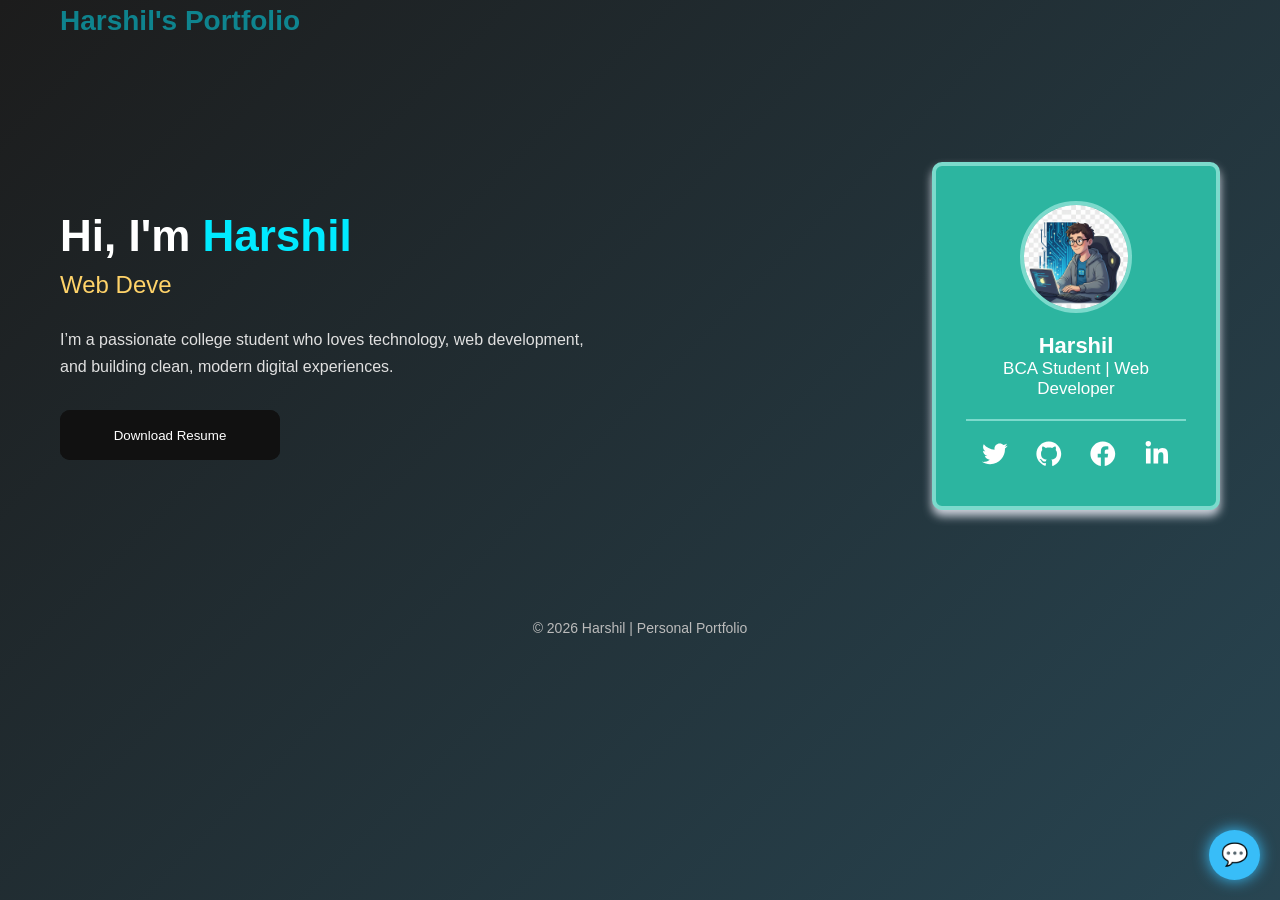
<file: index.html>
﻿<!DOCTYPE html>
<html lang="en">
<head>
<link rel="icon" type="image/png" href="1.png">
<meta charset="UTF-8">
<title>Harshil | Portfolio</title>
<meta name="viewport" content="width=device-width, initial-scale=1.0"> 
<link rel="stylesheet" href="index.css">
</head>

<body>

<nav>
    <h1>Harshil's Portfolio</h1>
    <ul>
        <li><a href="index.html">Home</a></li>
        <li><a href="about.html">About</a></li>
        <li><a href="skills.html">Skills</a></li>
        <li><a href="projects.html">Projects</a></li>
        <li><a href="education.html">Education</a></li>
        <li><a href="contact.html">Contact</a></li>
    </ul>
    
</nav>

<section class="home">
    <div class="home-text">
        <h2>Hi, I'm <span>Harshil</span></h2>
        <div class="typing" id="typing"></div>
        <p>
            I’m a passionate college student who loves technology, web development,
            and building clean, modern digital experiences.
        </p>
        <a href="resume.html">
            <button class="glow-on-hover" type="button">
                Download Resume
            </button>
        </a>
        
    </div>

    <div class="card-client">

        <div class="user-picture">
          <img src="Gemini_Generated_Image_pmnrb9pmnrb9pmnr.png" alt="Profile">
        </div>
      
        <p class="name-client">
          Harshil
          <span>BCA Student | Web Developer</span>
        </p>
      
        <div class="social-media">
      
          <!-- Twitter -->
          <a href="#">
            <svg viewBox="0 0 512 512">
              <path d="M459.4 151.7c.3 4.5.3 9 .3 13.6 0 138.7-105.6 298.6-298.6 298.6-59.5 0-114.7-17.2-161.1-47.1 8.4 1 16.6 1.3 25.3 1.3 49.1 0 94.2-16.6 130.3-44.8-46.1-1-84.8-31.2-98.1-72.8 6.5 1 13 1.6 19.8 1.6 9.4 0 18.8-1.3 27.6-3.6-48.1-9.7-84.1-52-84.1-103v-1.3c14 7.8 30.2 12.7 47.4 13.3-28.3-18.8-46.8-51-46.8-87.4 0-19.5 5.2-37.4 14.3-53 51.7 63.7 129.3 105.3 216.4 109.8-1.6-7.8-2.6-15.9-2.6-24 0-57.8 46.8-104.9 104.9-104.9 30.2 0 57.5 12.7 76.7 33.1 23.7-4.5 46.5-13.3 66.6-25.3-7.8 24.4-24.4 44.8-46.1 57.8 21.1-2.3 41.6-8.1 60.4-16.2-14.3 20.8-32.2 39.3-52.6 54.3z"/>
            </svg>
            <span class="tooltip-social">Twitter</span>
          </a>
      
          <!-- GitHub -->
          <a href="#">
            <svg viewBox="0 0 496 512">
              <path d="M248 8C111 8 0 119 0 256c0 110.8 71.9 204.8 171.5 238.1 12.5 2.3 17.1-5.2 17.1-11.7v-41.1c-69.7 15.2-84.4-29.9-84.4-29.9-11.4-29.1-27.9-36.9-27.9-36.9-22.8-15.7 1.7-15.4 1.7-15.4 25.2 1.7 38.4 25.9 38.4 25.9 22.4 38.4 58.8 27.3 73.1 20.8 2.3-16.2 8.8-27.3 16.2-33.6-55.6-6.5-114-27.9-114-124.1 0-27.3 9.7-49.8 25.9-67.3-2.6-6.5-11.4-32.8 2.6-68.5 0 0 21.1-6.5 69.1 25.9 20.1-5.6 41.4-8.5 62.7-8.5 21.1 0 42.6 2.9 62.7 8.5 48-32.4 69.1-25.9 69.1-25.9 14 35.6 5.2 62 2.6 68.5 16.2 17.5 25.9 40 25.9 67.3 0 96.5-58.8 117.6-114.7 124.1 9.1 7.8 17.1 22.8 17.1 46.3v68.5c0 6.5 4.6 14 17.1 11.7C424.1 460.8 496 366.8 496 256 496 119 385 8 248 8z"/>
            </svg>
            <span class="tooltip-social">GitHub</span>
          </a>
          
           <!-- Facebook -->
    <a href="#">
        <svg viewBox="0 0 512 512">
          <path d="M504 256C504 119 393 8 256 8S8 119 8 256c0 123.8 90.7 226.4 209.3 245V327.7h-63V256h63v-54.6c0-62.2 37-96.5 93.7-96.5 27.1 0 55.5 4.8 55.5 4.8v61h-31.3c-30.8 0-40.4 19.1-40.4 38.7V256h68.8l-11 71.7h-57.8V501C413.3 482.4 504 379.8 504 256z"/>
        </svg>
        <span class="tooltip-social">Facebook</span>
      </a>
  
      <!-- LinkedIn -->
      <a href="#">
        <svg viewBox="0 0 448 512">
          <path d="M100.3 448H7.4V148.9h92.9zM53.8 108.1C24.1 108.1 0 83.5 0 53.8a53.8 53.8 0 0 1 107.6 0c0 29.7-24.1 54.3-53.8 54.3zM447.9 448h-92.7V302.4c0-34.7-.7-79.2-48.3-79.2-48.3 0-55.7 37.7-55.7 76.7V448h-92.8V148.9h89.1v40.8h1.3c12.4-23.5 42.7-48.3 87.9-48.3 94 0 111.3 61.9 111.3 142.3V448z"/>
        </svg>
        <span class="tooltip-social">LinkedIn</span>
      </a>
      
        </div>
      </div>
      
      
</section>

<footer>
    © 2026 Harshil | Personal Portfolio
</footer>



<!-- Chatbot Button -->
<div id="chatbot-btn">💬</div>

<!-- Chatbot Box -->
<div id="chatbot">
  <div class="chat-header">
    🤖 Site Assistant
    <span onclick="toggleChat()">✖</span>
  </div>
  <div class="chat-messages" id="chatMessages"></div>
  <div class="chat-input">
    <input type="text" id="chatInput" placeholder="Ask about me...">
    <button onclick="sendMsg()">Send</button>
  </div>
</div>


<script src="https://cdnjs.cloudflare.com/ajax/libs/gsap/3.12.5/gsap.min.js" integrity="sha512-7eHRwcbYkK4d9g/6tD/mhkf++eoTHwpNM9woBxtPUBWm67zeAfFC+HrdoE2GanKeocly/VxeLvIqwvCdk7qScg==" crossorigin="anonymous" referrerpolicy="no-referrer"></script>
  
<script src="index.js"></script>
</body>
</html>
</file>
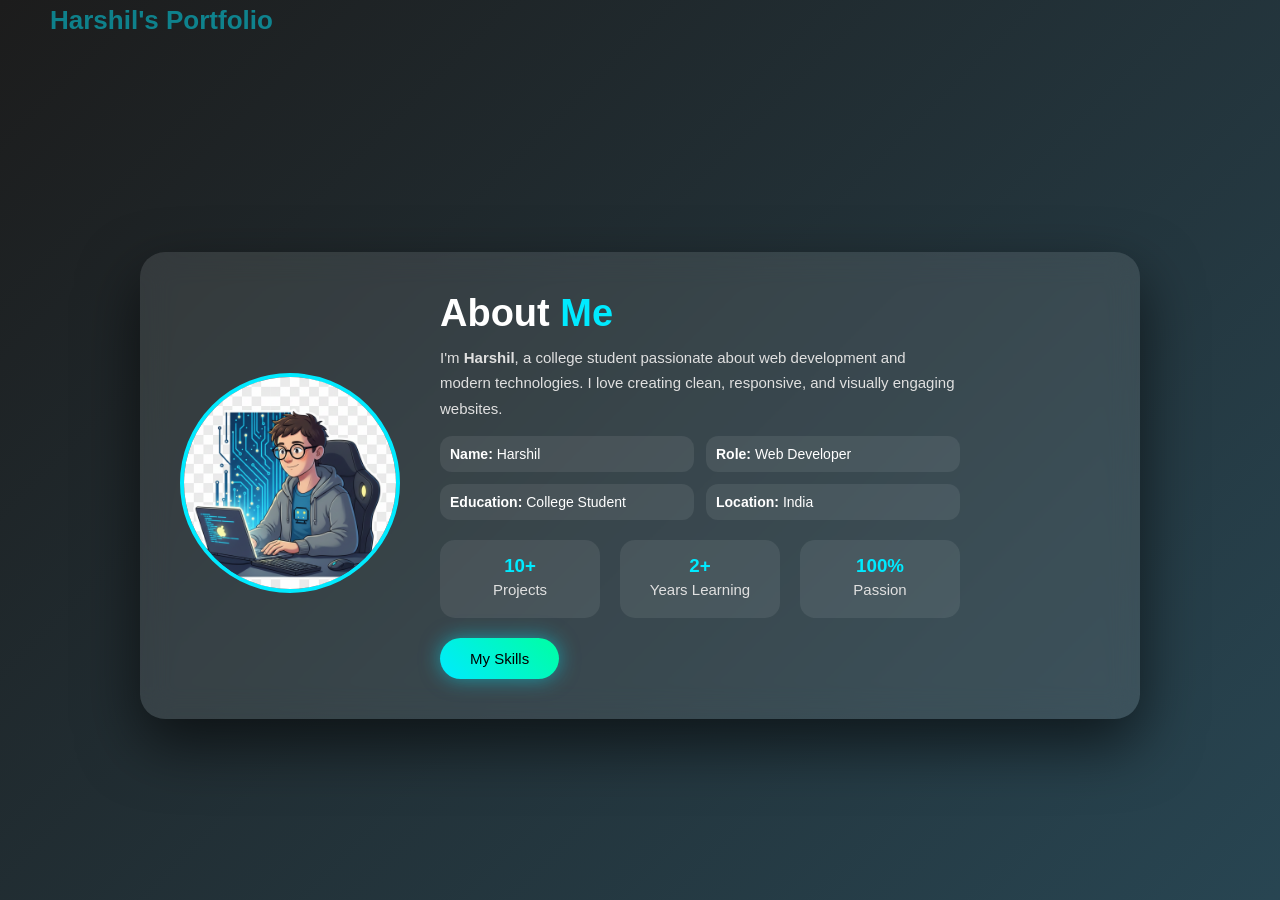
<file: about.html>
<!DOCTYPE html>
<html lang="en">
<head>
<link rel="icon" type="image/png" href="1.png">
<meta charset="UTF-8">
<title>About | Harshil</title>
<meta name="viewport" content="width=device-width, initial-scale=1.0">
<link rel="stylesheet" href="about.css">
</head>

<body>

<nav>
    <h1>Harshil's Portfolio</h1>
    <ul>
        <li><a href="index.html">Home</a></li>
        <li><a href="about.html">About</a></li>
        <li><a href="skills.html">Skills</a></li>
        <li><a href="projects.html">Projects</a></li>
        <li><a href="education.html">Education</a></li>
        <li><a href="contact.html">Contact</a></li>
    </ul>
</nav>

<section class="about">
    <div class="about-card">
        <div class="about-img">
            <img src="Gemini_Generated_Image_pmnrb9pmnrb9pmnr.png" alt="Harshil">
        </div>

        <div class="about-text">
            <h2>About <span>Me</span></h2>
            <p>
                I'm <strong>Harshil</strong>, a college student passionate about web
                development and modern technologies. I love creating clean,
                responsive, and visually engaging websites.
            </p>

            <div class="info">
                <div><strong>Name:</strong> Harshil</div>
                <div><strong>Role:</strong> Web Developer</div>
                <div><strong>Education:</strong> College Student</div>
                <div><strong>Location:</strong> India</div>
            </div>

            <div class="stats">
                <div class="stat">
                    <h3>10+</h3>
                    <p>Projects</p>
                </div>
                <div class="stat">
                    <h3>2+</h3>
                    <p>Years Learning</p>
                </div>
                <div class="stat">
                    <h3>100%</h3>
                    <p>Passion</p>
                </div>
            </div>

            <a href="skills.html">
                <button class="btn">My Skills</button>
            </a>
            
        </div>
    </div>
</section>


<script src="https://cdnjs.cloudflare.com/ajax/libs/gsap/3.12.5/gsap.min.js" integrity="sha512-7eHRwcbYkK4d9g/6tD/mhkf++eoTHwpNM9woBxtPUBWm67zeAfFC+HrdoE2GanKeocly/VxeLvIqwvCdk7qScg==" crossorigin="anonymous" referrerpolicy="no-referrer"></script>
  
<script src="about.js"></script>
</body>
</html>
</file>
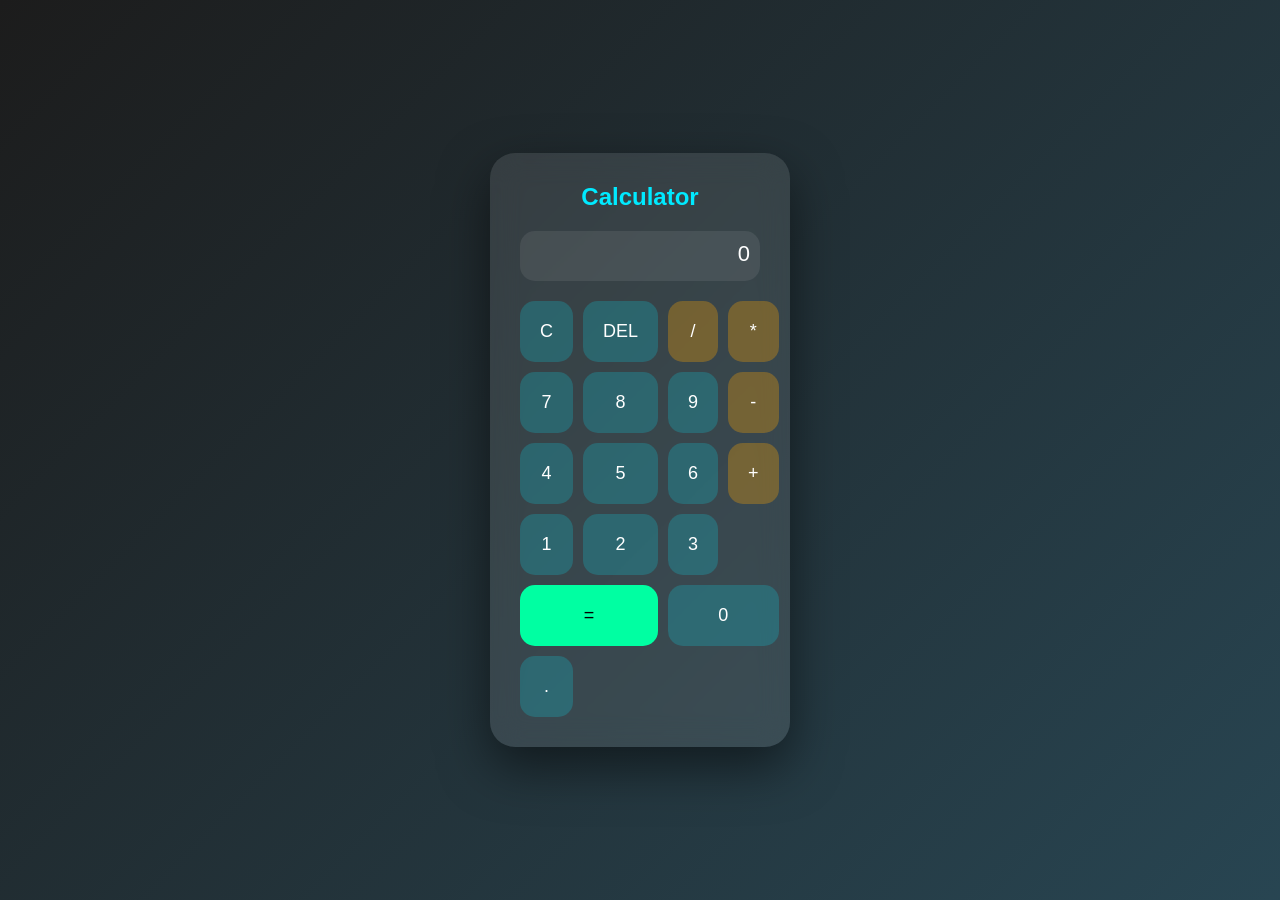
<file: calculator.html>
<!DOCTYPE html>
<html lang="en">
<head>
<link rel="icon" type="image/png" href="1.png">
<meta charset="UTF-8">
<title>Calculator | Harshil Projects</title>
<meta name="viewport" content="width=device-width, initial-scale=1.0">
<link rel="stylesheet" href="calculator.css">
</head>
<body>

<div class="calculator">
    <h2>Calculator</h2>
    <div class="display" id="display">0</div>
    <div class="buttons">
        <button onclick="clearDisplay()">C</button>
        <button onclick="deleteChar()">DEL</button>
        <button class="operator" onclick="appendValue('/')">/</button>
        <button class="operator" onclick="appendValue('*')">*</button>

        <button onclick="appendValue('7')">7</button>
        <button onclick="appendValue('8')">8</button>
        <button onclick="appendValue('9')">9</button>
        <button class="operator" onclick="appendValue('-')">-</button>

        <button onclick="appendValue('4')">4</button>
        <button onclick="appendValue('5')">5</button>
        <button onclick="appendValue('6')">6</button>
        <button class="operator" onclick="appendValue('+')">+</button>

        <button onclick="appendValue('1')">1</button>
        <button onclick="appendValue('2')">2</button>
        <button onclick="appendValue('3')">3</button>
        <button class="equals" onclick="calculate()">=</button>

        <button onclick="appendValue('0')" style="grid-column:span 2;">0</button>
        <button onclick="appendValue('.')">.</button>
    </div>
</div>

<script>
let display = document.getElementById('display');
let currentInput = '';

function appendValue(val){
    if(currentInput === '0') currentInput = '';
    currentInput += val;
    display.textContent = currentInput;
}

function clearDisplay(){
    currentInput = '';
    display.textContent = '0';
}

function deleteChar(){
    currentInput = currentInput.slice(0,-1);
    if(currentInput === '') display.textContent = '0';
    else display.textContent = currentInput;
}

function calculate(){
    try{
        currentInput = eval(currentInput).toString();
        display.textContent = currentInput;
    }catch(e){
        display.textContent = 'Error';
        currentInput = '';
    }
}
</script>

</body>
</html>
</file>
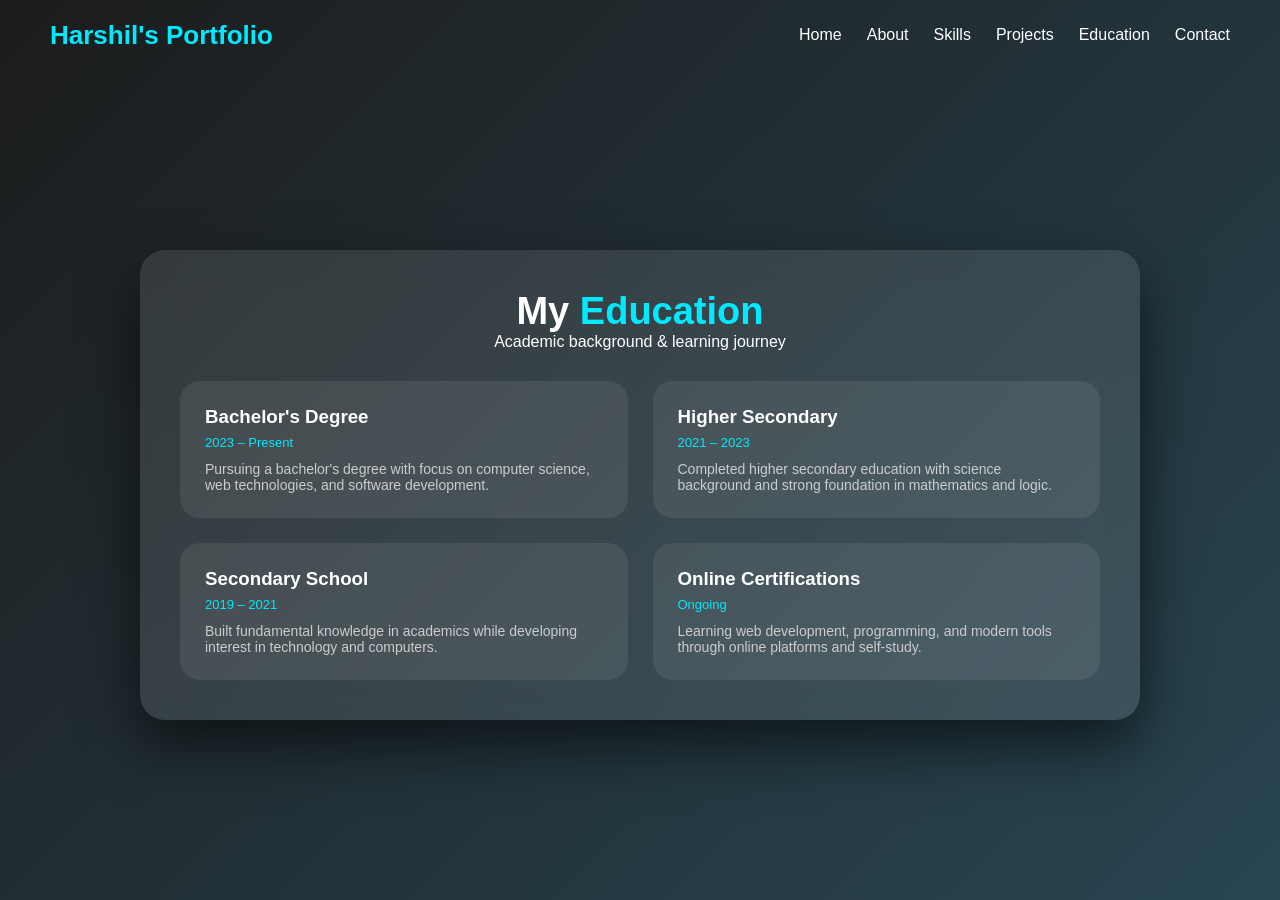
<file: education.html>
﻿<!DOCTYPE html>
<html lang="en">
<head>
<link rel="icon" type="image/png" href="1.png">
<meta charset="UTF-8">
<title>Education | Harshil</title>
<meta name="viewport" content="width=device-width, initial-scale=1.0">

<style>
*{
    margin:0;
    padding:0;
    box-sizing:border-box;
    font-family:'Poppins',sans-serif;
}

body{
    background: linear-gradient(-45deg,#0f2027,#203a43,#2c5364,#1c1c1c);
    background-size:400% 400%;
    animation: gradient 10s ease infinite;
    color:white;
    height:100vh;
    overflow:hidden;
}

@keyframes gradient{
    0%{background-position:0% 50%}
    50%{background-position:100% 50%}
    100%{background-position:0% 50%}
}

/* NAVBAR */
nav{
    height:70px;
    display:flex;
    justify-content:space-between;
    align-items:center;
    padding:0 50px;
}

nav h1{
    color:#00eaff;
    font-size:26px;
}

nav ul{
    list-style:none;
    display:flex;
    gap:25px;
}

nav ul li{
    position:relative;
}

nav ul li a{
    text-decoration:none;
    color:white;
}

nav ul li::after{
    content:'';
    width:0;
    height:2px;
    background:#00eaff;
    position:absolute;
    bottom:-6px;
    left:0;
    transition:0.3s;
}

nav ul li:hover::after{
    width:100%;
}

/* EDUCATION SECTION */
.education{
    height:calc(100vh - 70px);
    display:flex;
    justify-content:center;
    align-items:center;
    padding:40px;
}

.education-card{
    background:rgba(255,255,255,0.1);
    backdrop-filter:blur(15px);
    border-radius:25px;
    padding:40px;
    max-width:1000px;
    width:100%;
    box-shadow:0 25px 60px rgba(0,0,0,0.6);
}

/* HEADER */
.education-header{
    text-align:center;
    margin-bottom:30px;
}

.education-header h2{
    font-size:38px;
}

.education-header span{
    color:#00eaff;
}

/* TIMELINE */
.timeline{
    display:grid;
    grid-template-columns:repeat(2,1fr);
    gap:25px;
}

/* ITEM */
.edu{
    background:rgba(255,255,255,0.08);
    padding:25px;
    border-radius:20px;
    transition:0.3s;
}

.edu:hover{
    transform:translateY(-8px);
}

.edu h3{
    margin-bottom:5px;
}

.edu span{
    font-size:13px;
    color:#00eaff;
}

.edu p{
    font-size:14px;
    color:#ccc;
    margin-top:10px;
}

/* RESPONSIVE */
@media(max-width:900px){
    nav{padding:0 20px}
    .timeline{
        grid-template-columns:1fr;
    }
}
</style>
</head>

<body>

<nav>
    <h1>Harshil's Portfolio</h1>
    <ul>
        <li><a href="index.html">Home</a></li>
        <li><a href="about.html">About</a></li>
        <li><a href="skills.html">Skills</a></li>
        <li><a href="projects.html">Projects</a></li>
        <li><a href="education.html">Education</a></li>
        <li><a href="contact.html">Contact</a></li>
    </ul>
</nav>

<section class="education">
    <div class="education-card">

        <div class="education-header">
            <h2>My <span>Education</span></h2>
            <p>Academic background & learning journey</p>
        </div>

        <div class="timeline">

            <div class="edu">
                <h3>Bachelor's Degree</h3>
                <span>2023 – Present</span>
                <p>
                    Pursuing a bachelor's degree with focus on
                    computer science, web technologies, and software development.
                </p>
            </div>

            <div class="edu">
                <h3>Higher Secondary</h3>
                <span>2021 – 2023</span>
                <p>
                    Completed higher secondary education with science background
                    and strong foundation in mathematics and logic.
                </p>
            </div>

            <div class="edu">
                <h3>Secondary School</h3>
                <span>2019 – 2021</span>
                <p>
                    Built fundamental knowledge in academics while developing
                    interest in technology and computers.
                </p>
            </div>

            <div class="edu">
                <h3>Online Certifications</h3>
                <span>Ongoing</span>
                <p>
                    Learning web development, programming, and modern tools
                    through online platforms and self-study.
                </p>
            </div>

        </div>

    </div>
</section>

</body>
</html>
</file>
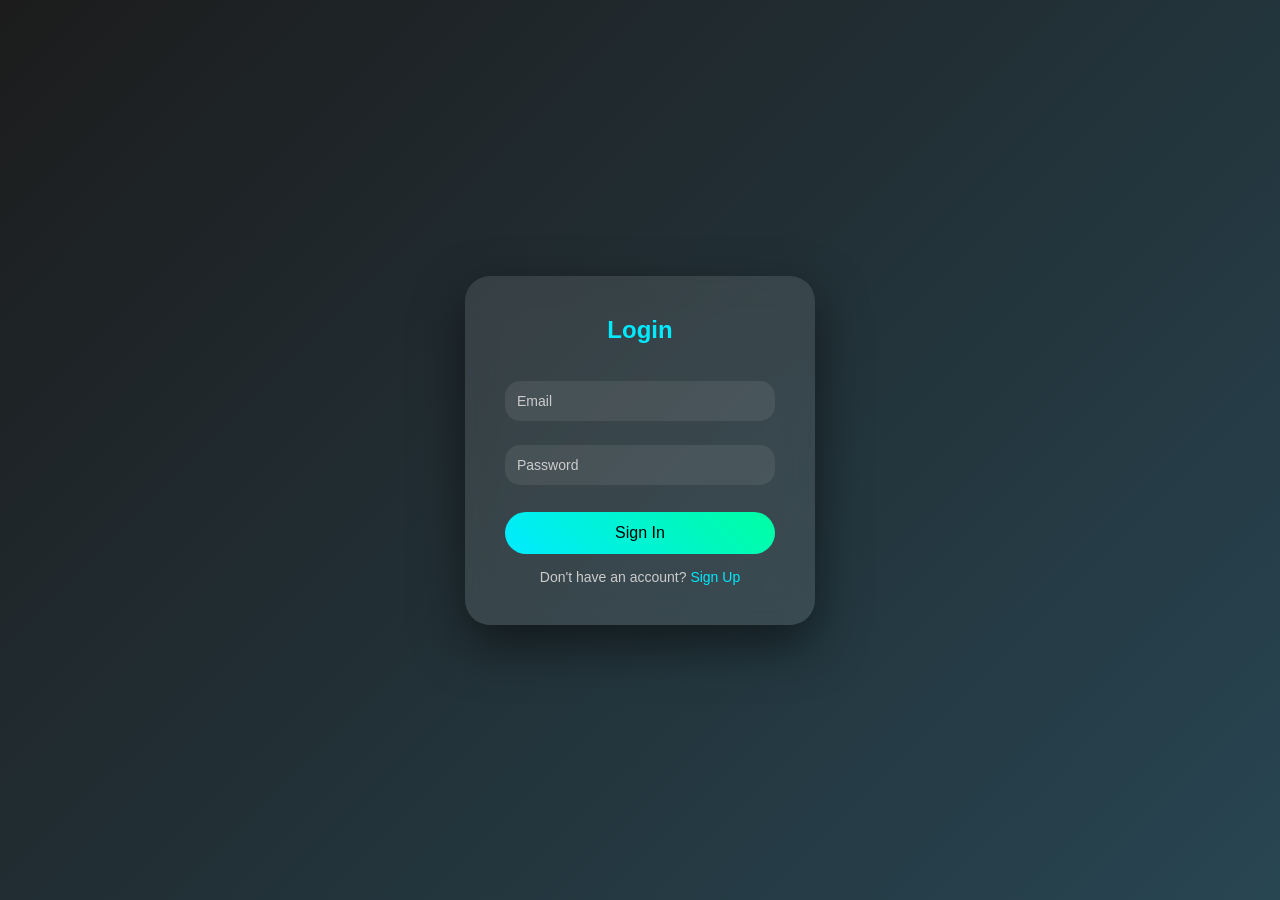
<file: login.html>
<!DOCTYPE html>
<html lang="en">
<head>
<link rel="icon" type="image/png" href="1.png">
<meta charset="UTF-8">
<title>Login | Harshil Projects</title>
<meta name="viewport" content="width=device-width, initial-scale=1.0">

<style>
*{
    margin:0;
    padding:0;
    box-sizing:border-box;
    font-family:'Poppins',sans-serif;
}

body{
    background: linear-gradient(-45deg,#0f2027,#203a43,#2c5364,#1c1c1c);
    background-size:400% 400%;
    animation: gradient 10s ease infinite;
    color:white;
    height:100vh;
    display:flex;
    justify-content:center;
    align-items:center;
}

@keyframes gradient{
    0%{background-position:0% 50%}
    50%{background-position:100% 50%}
    100%{background-position:0% 50%}
}

/* LOGIN CARD */
.login-card{
    background:rgba(255,255,255,0.1);
    backdrop-filter:blur(15px);
    border-radius:25px;
    padding:40px;
    width:350px;
    text-align:center;
    box-shadow:0 20px 50px rgba(0,0,0,0.5);
}

.login-card h2{
    color:#00eaff;
    margin-bottom:25px;
}

/* INPUTS */
.login-card input{
    width:100%;
    padding:12px;
    margin:12px 0;
    border:none;
    border-radius:15px;
    background:rgba(255,255,255,0.08);
    color:white;
    font-size:14px;
    outline:none;
}

.login-card input::placeholder{
    color:#ccc;
}

/* BUTTON */
.login-card button{
    width:100%;
    padding:12px;
    border:none;
    border-radius:25px;
    background:linear-gradient(45deg,#00eaff,#00ffa2);
    color:black;
    font-size:16px;
    cursor:pointer;
    margin-top:15px;
    transition:0.3s;
}

.login-card button:hover{
    transform:scale(1.05);
    background:#00ffa2;
}

/* LINKS */
.login-card p{
    margin-top:15px;
    font-size:14px;
    color:#ccc;
}

.login-card p a{
    color:#00eaff;
    text-decoration:none;
}

.login-card p a:hover{
    text-decoration:underline;
}
</style>
</head>
<body>

<div class="login-card">
    <h2>Login</h2>
    <form>
        <input type="email" placeholder="Email" required>
        <input type="password" placeholder="Password" required>
        <button type="submit">Sign In</button>
    </form>
    <p>Don't have an account? <a href="#">Sign Up</a></p>
</div>

</body>
</html>
</file>
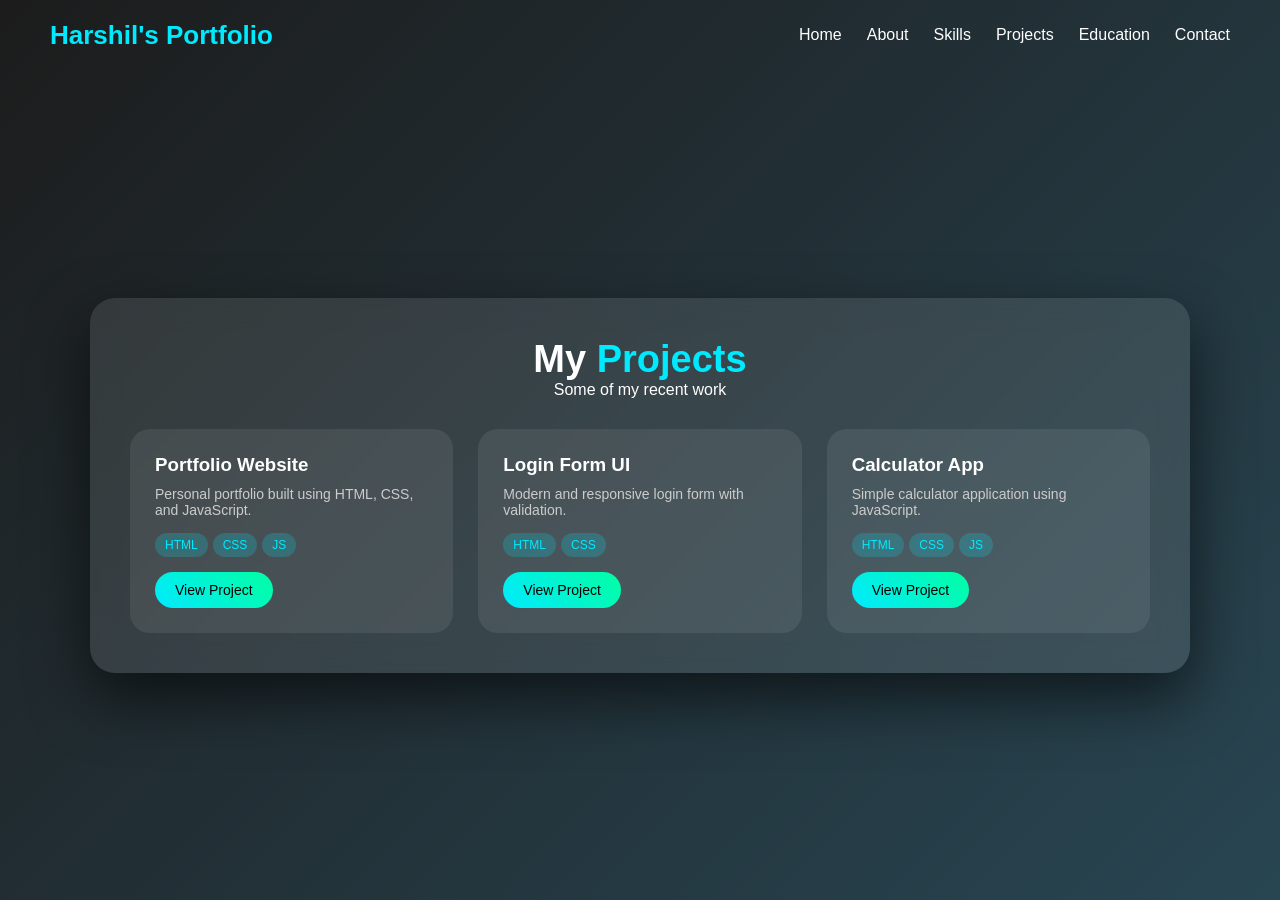
<file: projects.html>
<!DOCTYPE html>
<html lang="en">
<head>
<link rel="icon" type="image/png" href="1.png">
<meta charset="UTF-8">
<title>Projects | Harshil</title>
<meta name="viewport" content="width=device-width, initial-scale=1.0">

<style>
*{
    margin:0;
    padding:0;
    box-sizing:border-box;
    font-family:'Poppins',sans-serif;
}

body{
    background: linear-gradient(-45deg,#0f2027,#203a43,#2c5364,#1c1c1c);
    background-size:400% 400%;
    animation: gradient 10s ease infinite;
    color:white;
    height:100vh;
    overflow:hidden;
}

@keyframes gradient{
    0%{background-position:0% 50%}
    50%{background-position:100% 50%}
    100%{background-position:0% 50%}
}

/* NAVBAR */
nav{
    height:70px;
    display:flex;
    justify-content:space-between;
    align-items:center;
    padding:0 50px;
}

nav h1{
    color:#00eaff;
    font-size:26px;
}

nav ul{
    list-style:none;
    display:flex;
    gap:25px;
}

nav ul li{
    position:relative;
}

nav ul li a{
    text-decoration:none;
    color:white;
}

nav ul li::after{
    content:'';
    width:0;
    height:2px;
    background:#00eaff;
    position:absolute;
    bottom:-6px;
    left:0;
    transition:0.3s;
}

nav ul li:hover::after{
    width:100%;
}

/* PROJECTS SECTION */
.projects{
    height:calc(100vh - 70px);
    display:flex;
    justify-content:center;
    align-items:center;
    padding:40px;
}

.projects-card{
    background:rgba(255,255,255,0.1);
    backdrop-filter:blur(15px);
    border-radius:25px;
    padding:40px;
    max-width:1100px;
    width:100%;
    box-shadow:0 25px 60px rgba(0,0,0,0.6);
}

/* HEADER */
.projects-header{
    text-align:center;
    margin-bottom:30px;
}

.projects-header h2{
    font-size:38px;
}

.projects-header span{
    color:#00eaff;
}

/* GRID */
.project-grid{
    display:grid;
    grid-template-columns:repeat(3,1fr);
    gap:25px;
}

/* CARD */
.project{
    background:rgba(255,255,255,0.08);
    padding:25px;
    border-radius:20px;
    transition:0.3s;
    cursor:pointer;
}

.project:hover{
    transform:translateY(-10px);
    box-shadow:0 15px 30px rgba(0,0,0,0.4);
}

.project h3{
    margin-bottom:10px;
}

.project p{
    font-size:14px;
    color:#ccc;
    margin-bottom:15px;
}

/* TAGS */
.tags span{
    display:inline-block;
    font-size:12px;
    padding:5px 10px;
    margin-right:5px;
    border-radius:20px;
    background:rgba(0,234,255,0.2);
    color:#00eaff;
}

/* BUTTON */
.project a{
    display:inline-block;
    margin-top:15px;
    padding:10px 20px;
    border-radius:25px;
    background:linear-gradient(45deg,#00eaff,#00ffa2);
    color:black;
    text-decoration:none;
    font-size:14px;
}

/* RESPONSIVE */
@media(max-width:900px){
    nav{padding:0 20px}
    .project-grid{
        grid-template-columns:1fr;
    }
}
</style>
</head>

<body>

<nav>
    <h1>Harshil's Portfolio</h1>
    <ul>
        <li><a href="index.html">Home</a></li>
        <li><a href="about.html">About</a></li>
        <li><a href="skills.html">Skills</a></li>
        <li><a href="projects.html">Projects</a></li>
        <li><a href="education.html">Education</a></li>
        <li><a href="contact.html">Contact</a></li>
    </ul>
</nav>

<section class="projects">
    <div class="projects-card">

        <div class="projects-header">
            <h2>My <span>Projects</span></h2>
            <p>Some of my recent work</p>
        </div>

        <div class="project-grid">

            <div class="project">
                <h3>Portfolio Website</h3>
                <p>Personal portfolio built using HTML, CSS, and JavaScript.</p>
                <div class="tags">
                    <span>HTML</span><span>CSS</span><span>JS</span>
                </div>
                <a href="index.html">View Project</a>
            </div>

            <div class="project">
                <h3>Login Form UI</h3>
                <p>Modern and responsive login form with validation.</p>
                <div class="tags">
                    <span>HTML</span><span>CSS</span>
                </div>
                <a href="login.html">View Project</a>
            </div>

            <div class="project">
                <h3>Calculator App</h3>
                <p>Simple calculator application using JavaScript.</p>
                <div class="tags">
                    <span>HTML</span><span>CSS</span><span>JS</span>
                </div>
                <a href="calculator.html">View Project</a>
            </div>

        </div>

    </div>
</section>

</body>
</html>
</file>
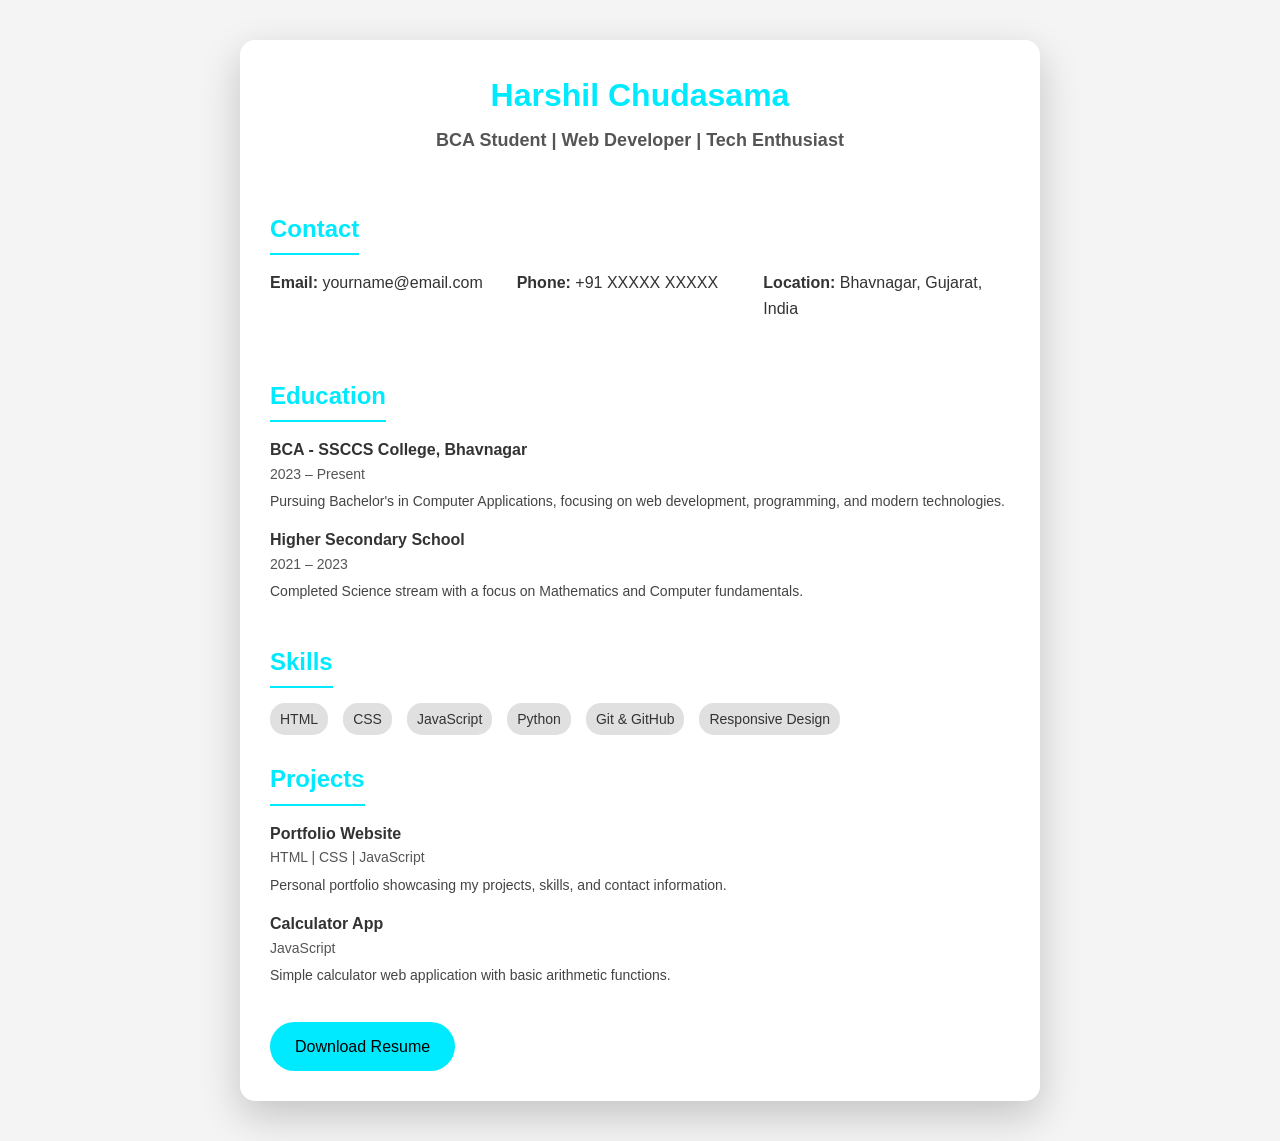
<file: resume.html>
﻿<!DOCTYPE html>
<html lang="en">
<head>
<link rel="icon" type="image/png" href="1.png">
<meta charset="UTF-8">
<title>Harshil Resume</title>
<meta name="viewport" content="width=device-width, initial-scale=1.0">
<style>
* {
    margin:0;
    padding:0;
    box-sizing:border-box;
    font-family:'Poppins',sans-serif;
}

body {
    background:#f4f4f4;
    color:#333;
    line-height:1.6;
}

.resume-container {
    max-width:800px;
    margin:40px auto;
    background:white;
    padding:30px;
    border-radius:15px;
    box-shadow:0 15px 40px rgba(0,0,0,0.2);
}

/* HEADER */
.header {
    text-align:center;
    margin-bottom:30px;
}

.header h1 {
    font-size:32px;
    color:#00eaff;
    margin-bottom:5px;
}

.header h3 {
    font-size:18px;
    color:#555;
}

/* SECTION TITLES */
h2.section-title {
    color:#00eaff;
    margin-top:25px;
    margin-bottom:15px;
    border-bottom:2px solid #00eaff;
    display:inline-block;
    padding-bottom:5px;
}

/* CONTACT INFO */
.contact-info {
    display:flex;
    flex-wrap:wrap;
    justify-content:space-between;
    margin-bottom:20px;
}

.contact-info div {
    flex:1;
    min-width:200px;
    margin-bottom:10px;
}

/* SKILLS */
.skills {
    display:flex;
    flex-wrap:wrap;
    gap:15px;
}

.skill {
    background:#e0e0e0;
    color:#333;
    padding:5px 10px;
    border-radius:15px;
    font-size:14px;
}

/* EDUCATION & EXPERIENCE */
.education-item, .experience-item {
    margin-bottom:15px;
}

.item-title {
    font-weight:600;
    color:#333;
}

.item-subtitle {
    font-size:14px;
    color:#555;
}

.item-desc {
    font-size:14px;
    color:#444;
    margin-top:5px;
}

/* BUTTON */
.download-btn {
    display:inline-block;
    margin-top:20px;
    padding:12px 25px;
    background:#00eaff;
    color:black;
    border:none;
    border-radius:25px;
    text-decoration:none;
    font-weight:500;
    transition:0.3s;
}

.download-btn:hover {
    background:#00ffa2;
}
</style>
</head>
<body>

<div class="resume-container">
    <div class="header">
        <h1>Harshil Chudasama</h1>
        <h3>BCA Student | Web Developer | Tech Enthusiast</h3>
    </div>

    <!-- Contact -->
    <h2 class="section-title">Contact</h2>
    <div class="contact-info">
        <div><strong>Email:</strong> yourname@email.com</div>
        <div><strong>Phone:</strong> +91 XXXXX XXXXX</div>
        <div><strong>Location:</strong> Bhavnagar, Gujarat, India</div>
    </div>

    <!-- Education -->
    <h2 class="section-title">Education</h2>
    <div class="education-item">
        <div class="item-title">BCA - SSCCS College, Bhavnagar</div>
        <div class="item-subtitle">2023 – Present</div>
        <div class="item-desc">Pursuing Bachelor's in Computer Applications, focusing on web development, programming, and modern technologies.</div>
    </div>
    <div class="education-item">
        <div class="item-title">Higher Secondary School</div>
        <div class="item-subtitle">2021 – 2023</div>
        <div class="item-desc">Completed Science stream with a focus on Mathematics and Computer fundamentals.</div>
    </div>

    <!-- Skills -->
    <h2 class="section-title">Skills</h2>
    <div class="skills">
        <div class="skill">HTML</div>
        <div class="skill">CSS</div>
        <div class="skill">JavaScript</div>
        <div class="skill">Python</div>
        <div class="skill">Git & GitHub</div>
        <div class="skill">Responsive Design</div>
    </div>

    <!-- Projects -->
    <h2 class="section-title">Projects</h2>
    <div class="experience-item">
        <div class="item-title">Portfolio Website</div>
        <div class="item-subtitle">HTML | CSS | JavaScript</div>
        <div class="item-desc">Personal portfolio showcasing my projects, skills, and contact information.</div>
    </div>
    <div class="experience-item">
        <div class="item-title">Calculator App</div>
        <div class="item-subtitle">JavaScript</div>
        <div class="item-desc">Simple calculator web application with basic arithmetic functions.</div>
    </div>

    <!-- Download Button -->
    <a href="Harshil_Resume.pdf" download class="download-btn">Download Resume</a>
</div>

</body>
</html>
</file>
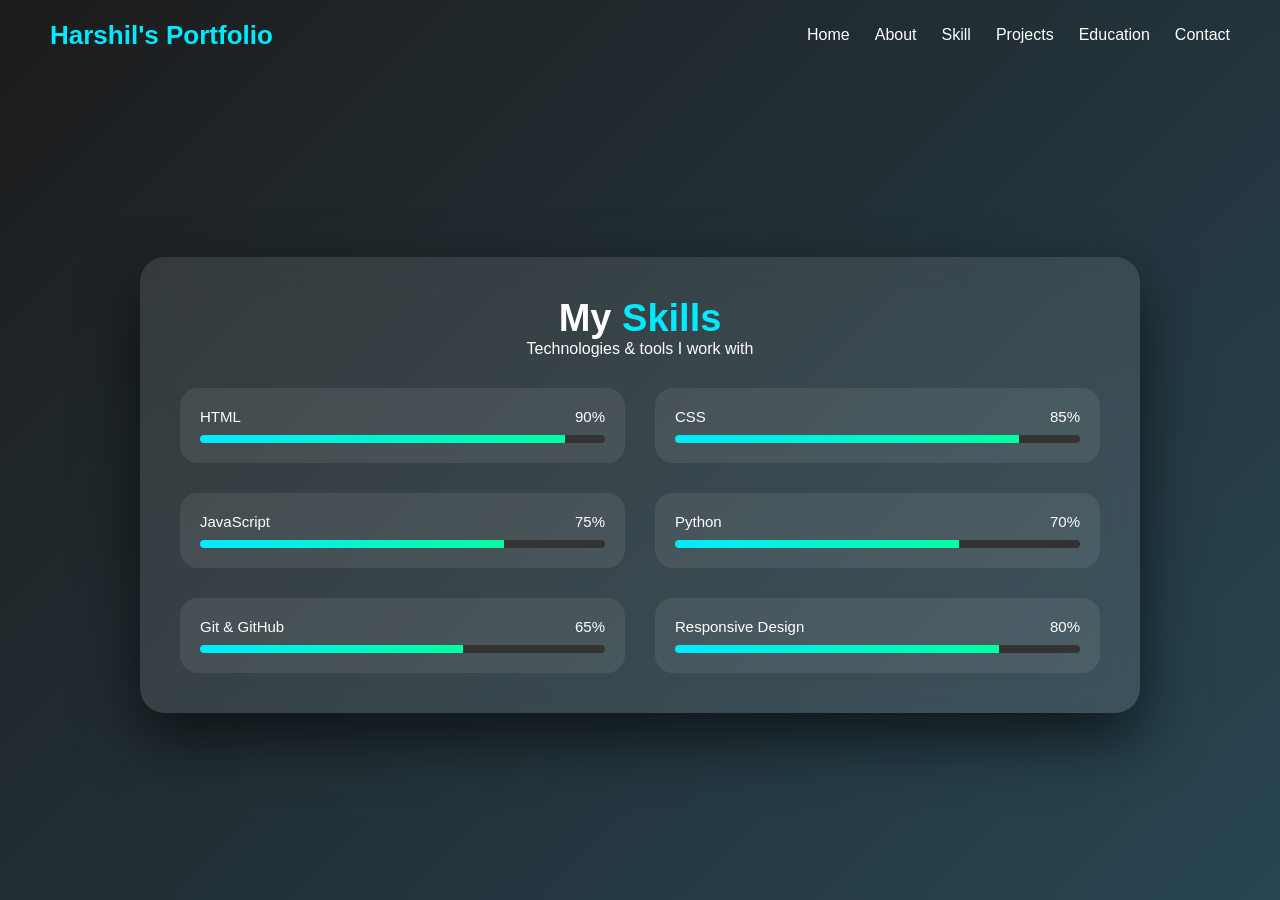
<file: skills.html>
<!DOCTYPE html>
<html lang="en">
<head>
<link rel="icon" type="image/png" href="1.png">
<meta charset="UTF-8">
<title>Skills | Harshil</title>
<meta name="viewport" content="width=device-width, initial-scale=1.0">

<style>
*{
    margin:0;
    padding:0;
    box-sizing:border-box;
    font-family:'Poppins',sans-serif;
}

body{
    background: linear-gradient(-45deg,#0f2027,#203a43,#2c5364,#1c1c1c);
    background-size:400% 400%;
    animation: gradient 10s ease infinite;
    color:white;
    height:100vh;
    overflow:hidden;
}

@keyframes gradient{
    0%{background-position:0% 50%}
    50%{background-position:100% 50%}
    100%{background-position:0% 50%}
}

/* NAVBAR */
nav{
    height:70px;
    display:flex;
    justify-content:space-between;
    align-items:center;
    padding:0 50px;
}

nav h1{
    color:#00eaff;
    font-size:26px;
}

nav ul{
    list-style:none;
    display:flex;
    gap:25px;
}

nav ul li{
    cursor:pointer;
    position:relative;
}

nav ul li::after{
    content:'';
    width:0;
    height:2px;
    background:#00eaff;
    position:absolute;
    bottom:-6px;
    left:0;
    transition:0.3s;
}

nav ul li:hover::after{
    width:100%;
}

/* MAIN SKILLS */
.skills{
    height:calc(100vh - 70px);
    display:flex;
    justify-content:center;
    align-items:center;
    padding:40px;
}

.skills-card{
    background:rgba(255,255,255,0.1);
    backdrop-filter:blur(15px);
    border-radius:25px;
    padding:40px;
    max-width:1000px;
    width:100%;
    box-shadow:0 25px 60px rgba(0,0,0,0.6);
}

/* HEADER */
.skills-header{
    text-align:center;
    margin-bottom:30px;
}

.skills-header h2{
    font-size:38px;
}

.skills-header span{
    color:#00eaff;
}

/* SKILL GRID */
.skill-grid{
    display:grid;
    grid-template-columns:repeat(2,1fr);
    gap:30px;
}

/* SKILL */
.skill{
    background:rgba(255,255,255,0.08);
    padding:20px;
    border-radius:18px;
}

.skill-name{
    display:flex;
    justify-content:space-between;
    margin-bottom:10px;
    font-size:15px;
}

.bar{
    height:8px;
    background:#333;
    border-radius:10px;
    overflow:hidden;
}

.bar span{
    height:100%;
    display:block;
    background:linear-gradient(90deg,#00eaff,#00ffa2);
    width:0;
    animation: fill 1.5s forwards;
}

/* ANIMATION */
@keyframes fill{
    from{width:0}
    to{width:var(--level)}
}

/* RESPONSIVE */
@media(max-width:768px){
    nav{padding:0 20px}
    .skill-grid{
        grid-template-columns:1fr;
    }
}
a {
    color: white;
    text-decoration: none;
}

a:visited {
    color: white;
}

a:hover {
    color: #00eaff;
}
</style>
</head>

<body>

<nav>
    <h1>Harshil's Portfolio</h1>
    <ul>
        <li><a href="index.html">Home</a></li>
        <li><a href="About.html">About</a></li>
        <li><a href="skills.html">Skill</a></li>
        <li><a href="projects.html">Projects</a></li>
        <li><a href="education.html">Education</a></li>
        <li><a href="contact.html">Contact</a></li>
        
    </ul>
</nav>

<section class="skills">
    <div class="skills-card">
        <div class="skills-header">
            <h2>My <span>Skills</span></h2>
            <p>Technologies & tools I work with</p>
        </div>

        <div class="skill-grid">

            <div class="skill">
                <div class="skill-name">
                    <span>HTML</span>
                    <span>90%</span>
                </div>
                <div class="bar"><span style="--level:90%"></span></div>
            </div>

            <div class="skill">
                <div class="skill-name">
                    <span>CSS</span>
                    <span>85%</span>
                </div>
                <div class="bar"><span style="--level:85%"></span></div>
            </div>

            <div class="skill">
                <div class="skill-name">
                    <span>JavaScript</span>
                    <span>75%</span>
                </div>
                <div class="bar"><span style="--level:75%"></span></div>
            </div>

            <div class="skill">
                <div class="skill-name">
                    <span>Python</span>
                    <span>70%</span>
                </div>
                <div class="bar"><span style="--level:70%"></span></div>
            </div>

            <div class="skill">
                <div class="skill-name">
                    <span>Git & GitHub</span>
                    <span>65%</span>
                </div>
                <div class="bar"><span style="--level:65%"></span></div>
            </div>

            <div class="skill">
                <div class="skill-name">
                    <span>Responsive Design</span>
                    <span>80%</span>
                </div>
                <div class="bar"><span style="--level:80%"></span></div>
            </div>

        </div>
    </div>
</section>

</body>
</html>
</file>
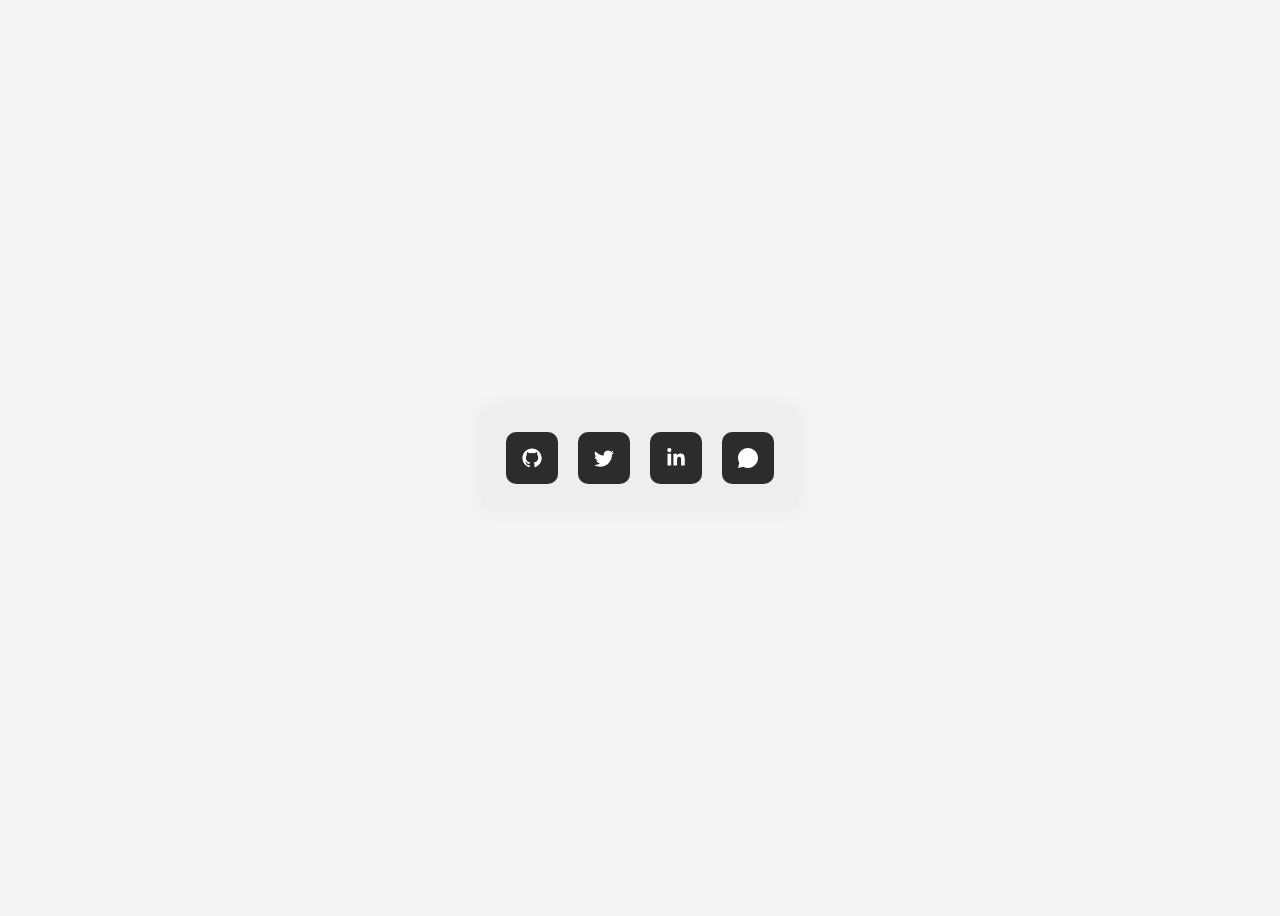
<file: test.html>
<!DOCTYPE html>
<html lang="en">
<head>
<meta charset="UTF-8">
<title>Social Media Card with Tooltip</title>

<style>
body{
  display:flex;
  justify-content:center;
  align-items:center;
  height:100vh;
  background:#f4f4f4;
}

.card{
  background:#eee;
  display:flex;
  gap:20px;
  padding:25px;
  border-radius:12px;
  box-shadow:0 0 20px rgba(0,0,0,0.05);
}

.socialContainer{
  width:52px;
  height:52px;
  background:#2c2c2c;
  display:flex;
  align-items:center;
  justify-content:center;
  border-radius:10px;
  transition:.3s;
  position:relative;
  overflow:visible;
}

.containerOne:hover{ background:#333; }
.containerTwo:hover{ background:#00acee; }
.containerThree:hover{ background:#0072b1; }
.containerFour:hover{ background:#128C7E; }

.socialContainer:active{
  transform:scale(0.9);
}

.socialSvg{
  width:20px;
  height:20px;
}

.socialSvg path{
  fill:white;
}

.socialContainer:hover .socialSvg{
  animation:slide-in-top .3s both;
}

/* 🔥 TOOLTIP */
.tooltip{
  position:absolute;
  bottom:130%;
  left:50%;
  transform:translateX(-50%);
  background:#262626;
  color:white;
  padding:6px 10px;
  font-size:12px;
  border-radius:6px;
  white-space:nowrap;
  opacity:0;
  pointer-events:none;
  transition:0.25s;
}

.tooltip::after{
  content:"";
  position:absolute;
  top:100%;
  left:50%;
  transform:translateX(-50%);
  border:6px solid transparent;
  border-top-color:#262626;
}

.socialContainer:hover .tooltip{
  opacity:1;
  bottom:145%;
}

@keyframes slide-in-top{
  from{ transform:translateY(-40px); opacity:0; }
  to{ transform:translateY(0); opacity:1; }
}
</style>
</head>

<body>

<div class="card">

  <!-- GitHub -->
  <a href="#" class="socialContainer containerOne">
    <span class="tooltip">GitHub</span>
    <svg class="socialSvg" viewBox="0 0 24 24">
      <path d="M12 .5C5.73.5.5 5.74.5 12.02c0 5.11 3.29 9.44 7.86 10.97.58.1.79-.25.79-.56v-2.02c-3.2.7-3.87-1.55-3.87-1.55-.53-1.35-1.29-1.7-1.29-1.7-1.05-.72.08-.7.08-.7 1.16.08 1.77 1.2 1.77 1.2 1.04 1.78 2.73 1.27 3.4.97.1-.75.41-1.27.75-1.56-2.56-.29-5.26-1.29-5.26-5.74 0-1.27.45-2.31 1.19-3.13-.12-.29-.52-1.47.11-3.06 0 0 .97-.31 3.18 1.2a11 11 0 0 1 5.79 0c2.21-1.51 3.18-1.2 3.18-1.2.63 1.59.23 2.77.11 3.06.74.82 1.19 1.86 1.19 3.13 0 4.46-2.71 5.45-5.29 5.73.42.36.8 1.08.8 2.18v3.23c0 .31.21.67.8.56 4.57-1.53 7.86-5.86 7.86-10.97C23.5 5.74 18.27.5 12 .5z"/>
    </svg>
  </a>

  <!-- Twitter -->
  <a href="#" class="socialContainer containerTwo">
    <span class="tooltip">Twitter</span>
    <svg class="socialSvg" viewBox="0 0 16 16">
      <path d="M5.026 15c6.038 0 9.341-5.003 9.341-9.334 0-.14 0-.282-.006-.422A6.685 6.685 0 0 0 16 3.542a6.658 6.658 0 0 1-1.889.518 3.301 3.301 0 0 0 1.447-1.817 6.533 6.533 0 0 1-2.087.793A3.286 3.286 0 0 0 7.875 6.03a9.325 9.325 0 0 1-6.767-3.429 3.289 3.289 0 0 0 1.018 4.382A3.323 3.323 0 0 1 .64 6.575v.045a3.288 3.288 0 0 0 2.632 3.218 3.203 3.203 0 0 1-.865.115 3.23 3.23 0 0 1-.614-.057 3.283 3.283 0 0 0 3.067 2.277A6.588 6.588 0 0 1 .78 13.58a6.32 6.32 0 0 1-.78-.045A9.344 9.344 0 0 0 5.026 15z"/>
    </svg>
  </a>

  <!-- LinkedIn -->
  <a href="#" class="socialContainer containerThree">
    <span class="tooltip">LinkedIn</span>
    <svg class="socialSvg" viewBox="0 0 448 512">
      <path d="M100.28 448H7.4V148.9h92.88zM53.79 108.1C24.09 108.1 0 83.5 0 53.8a53.79 53.79 0 0 1 107.58 0c0 29.7-24.1 54.3-53.79 54.3zM447.9 448h-92.68V302.4c0-34.7-.7-79.2-48.29-79.2-48.29 0-55.69 37.7-55.69 76.7V448h-92.78V148.9h89.08v40.8h1.3c12.4-23.5 42.69-48.3 87.88-48.3 94 0 111.28 61.9 111.28 142.3V448z"/>
    </svg>
  </a>

  <!-- WhatsApp -->
  <a href="#" class="socialContainer containerFour">
    <span class="tooltip">WhatsApp</span>
    <svg class="socialSvg" viewBox="0 0 24 24">
      <path d="M20.52 3.48A11.91 11.91 0 0 0 12.01 0C5.38 0 .01 5.37.01 12c0 2.11.55 4.18 1.6 6.01L0 24l6.16-1.61A11.94 11.94 0 0 0 12 24c6.63 0 12-5.37 12-12 0-3.2-1.25-6.2-3.48-8.52Z"/>
    </svg>
  </a>

</div>

</body>
</html>
</file>
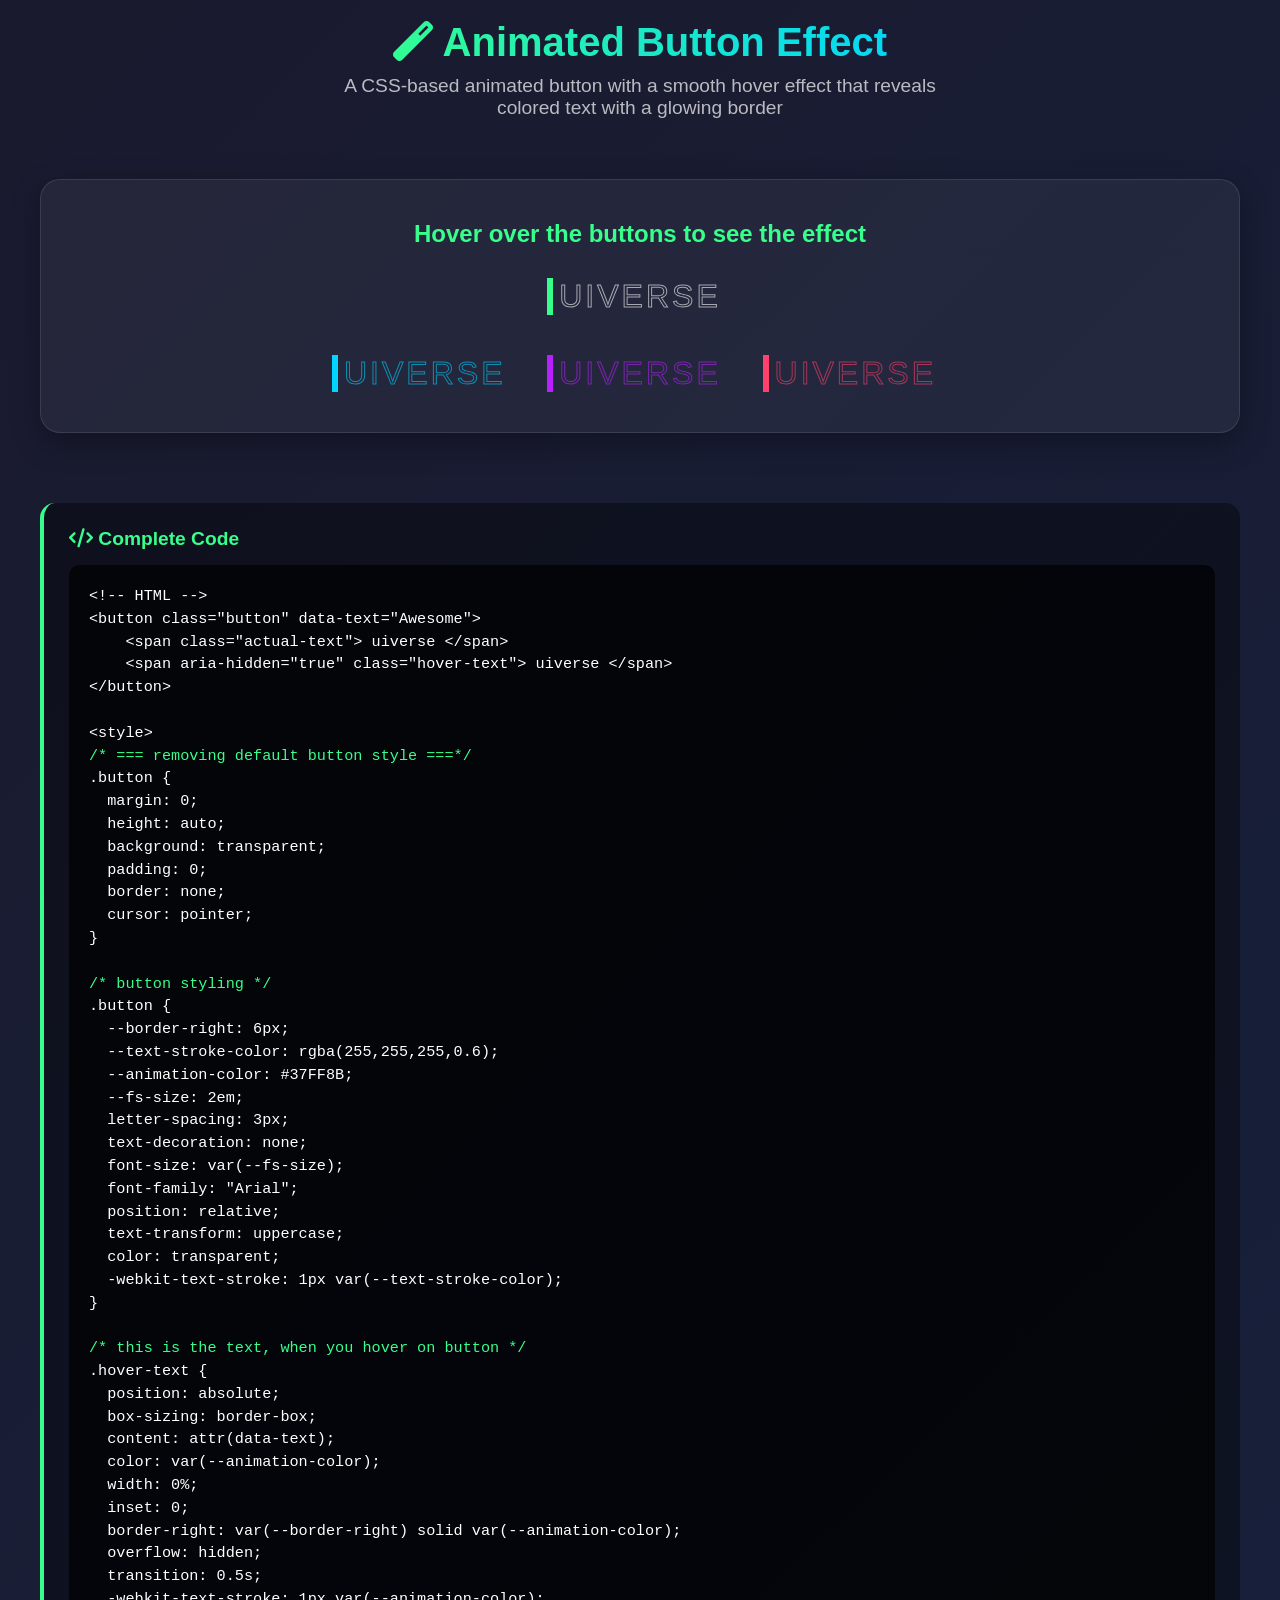
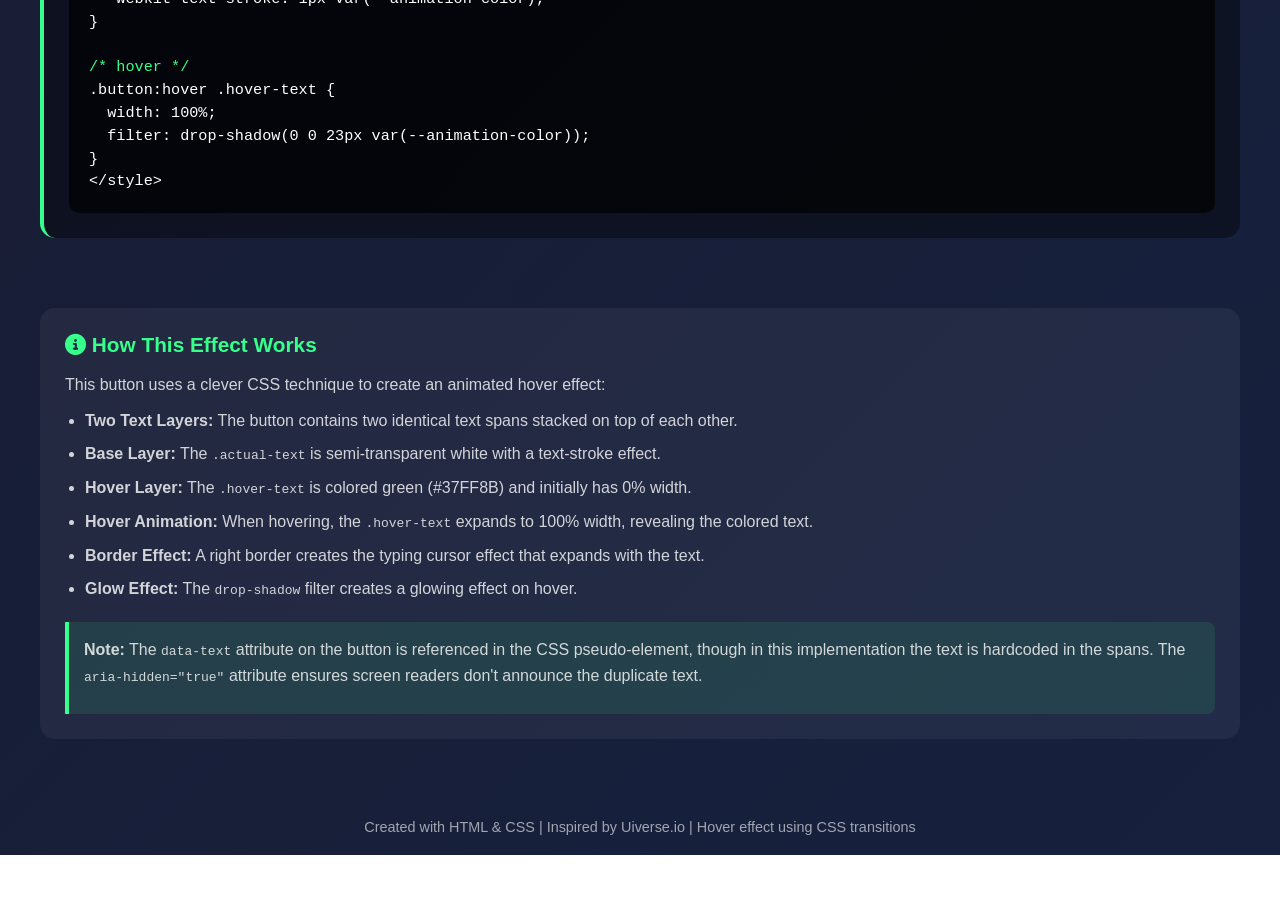
<file: texteffect.html>
<!DOCTYPE html>
<html lang="en">
<head>
    <meta charset="UTF-8">
    <meta name="viewport" content="width=device-width, initial-scale=1.0">
    <title>Animated Button with Hover Effect</title>
    <link rel="stylesheet" href="https://cdnjs.cloudflare.com/ajax/libs/font-awesome/6.4.0/css/all.min.css">
    <style>
        * {
            margin: 0;
            padding: 0;
            box-sizing: border-box;
        }
        
        body {
            font-family: 'Segoe UI', Tahoma, Geneva, Verdana, sans-serif;
            background: linear-gradient(135deg, #1a1a2e 0%, #16213e 100%);
            color: #fff;
            min-height: 100vh;
            display: flex;
            flex-direction: column;
            align-items: center;
            justify-content: center;
            padding: 20px;
        }
        
        .container {
            max-width: 1200px;
            width: 100%;
            display: flex;
            flex-direction: column;
            align-items: center;
            gap: 40px;
        }
        
        .header {
            text-align: center;
            margin-bottom: 20px;
        }
        
        h1 {
            font-size: 2.5rem;
            margin-bottom: 10px;
            background: linear-gradient(90deg, #37FF8B, #00D4FF);
            -webkit-background-clip: text;
            background-clip: text;
            color: transparent;
        }
        
        .subtitle {
            font-size: 1.2rem;
            color: rgba(255, 255, 255, 0.7);
            max-width: 600px;
            margin: 0 auto;
        }
        
        .demo-section {
            background: rgba(255, 255, 255, 0.05);
            border-radius: 20px;
            padding: 40px;
            width: 100%;
            display: flex;
            flex-direction: column;
            align-items: center;
            justify-content: center;
            box-shadow: 0 10px 30px rgba(0, 0, 0, 0.3);
            border: 1px solid rgba(255, 255, 255, 0.1);
        }
        
        .demo-title {
            font-size: 1.5rem;
            margin-bottom: 30px;
            color: #37FF8B;
        }
        
        /* === removing default button style ===*/
        .button {
            margin: 0;
            height: auto;
            background: transparent;
            padding: 0;
            border: none;
            cursor: pointer;
        }

        /* button styling */
        .button {
            --border-right: 6px;
            --text-stroke-color: rgba(255,255,255,0.6);
            --animation-color: #37FF8B;
            --fs-size: 2em;
            letter-spacing: 3px;
            text-decoration: none;
            font-size: var(--fs-size);
            font-family: "Arial";
            position: relative;
            text-transform: uppercase;
            color: transparent;
            -webkit-text-stroke: 1px var(--text-stroke-color);
        }
        
        /* this is the text, when you hover on button */
        .hover-text {
            position: absolute;
            box-sizing: border-box;
            content: attr(data-text);
            color: var(--animation-color);
            width: 0%;
            inset: 0;
            border-right: var(--border-right) solid var(--animation-color);
            overflow: hidden;
            transition: 0.5s;
            -webkit-text-stroke: 1px var(--animation-color);
        }
        
        /* hover */
        .button:hover .hover-text {
            width: 100%;
            filter: drop-shadow(0 0 23px var(--animation-color));
        }
        
        /* Additional button variations */
        .button-variations {
            display: flex;
            flex-wrap: wrap;
            justify-content: center;
            gap: 30px;
            margin-top: 40px;
        }
        
        .button.blue {
            --animation-color: #00D4FF;
            --text-stroke-color: rgba(0, 212, 255, 0.6);
        }
        
        .button.purple {
            --animation-color: #B721FF;
            --text-stroke-color: rgba(183, 33, 255, 0.6);
        }
        
        .button.red {
            --animation-color: #FF416C;
            --text-stroke-color: rgba(255, 65, 108, 0.6);
        }
        
        .code-section {
            background: rgba(0, 0, 0, 0.4);
            border-radius: 15px;
            padding: 25px;
            width: 100%;
            margin-top: 30px;
            border-left: 4px solid #37FF8B;
        }
        
        .code-header {
            display: flex;
            justify-content: space-between;
            align-items: center;
            margin-bottom: 15px;
        }
        
        .code-title {
            font-size: 1.2rem;
            color: #37FF8B;
        }
        
        pre {
            background: rgba(0, 0, 0, 0.7);
            border-radius: 10px;
            padding: 20px;
            overflow-x: auto;
            font-family: 'Courier New', monospace;
            line-height: 1.5;
            font-size: 0.95rem;
        }
        
        .highlight {
            color: #37FF8B;
        }
        
        .explanation {
            background: rgba(255, 255, 255, 0.05);
            border-radius: 15px;
            padding: 25px;
            width: 100%;
            margin-top: 30px;
        }
        
        .explanation h3 {
            color: #37FF8B;
            margin-bottom: 15px;
            font-size: 1.3rem;
        }
        
        .explanation p {
            line-height: 1.6;
            margin-bottom: 10px;
            color: rgba(255, 255, 255, 0.8);
        }
        
        .explanation ul {
            padding-left: 20px;
            margin-top: 10px;
        }
        
        .explanation li {
            line-height: 1.6;
            margin-bottom: 8px;
            color: rgba(255, 255, 255, 0.8);
        }
        
        .note {
            background: rgba(55, 255, 139, 0.1);
            border-left: 4px solid #37FF8B;
            padding: 15px;
            margin-top: 20px;
            border-radius: 0 8px 8px 0;
        }
        
        .footer {
            margin-top: 40px;
            text-align: center;
            color: rgba(255, 255, 255, 0.6);
            font-size: 0.9rem;
        }
        
        @media (max-width: 768px) {
            h1 {
                font-size: 2rem;
            }
            
            .button-variations {
                flex-direction: column;
                align-items: center;
            }
            
            .demo-section {
                padding: 25px;
            }
        }
    </style>
</head>
<body>
    <div class="container">
        <div class="header">
            <h1><i class="fas fa-magic"></i> Animated Button Effect</h1>
            <p class="subtitle">A CSS-based animated button with a smooth hover effect that reveals colored text with a glowing border</p>
        </div>
        
        <div class="demo-section">
            <h2 class="demo-title">Hover over the buttons to see the effect</h2>
            
            <!-- Original button -->
            <button class="button" data-text="Awesome">
                <span class="actual-text">&nbsp;uiverse&nbsp;</span>
                <span aria-hidden="true" class="hover-text">&nbsp;uiverse&nbsp;</span>
            </button>
            
            <!-- Button variations -->
            <div class="button-variations">
                <button class="button blue" data-text="Beautiful">
                    <span class="actual-text">&nbsp;uiverse&nbsp;</span>
                    <span aria-hidden="true" class="hover-text">&nbsp;uiverse&nbsp;</span>
                </button>
                
                <button class="button purple" data-text="Creative">
                    <span class="actual-text">&nbsp;uiverse&nbsp;</span>
                    <span aria-hidden="true" class="hover-text">&nbsp;uiverse&nbsp;</span>
                </button>
                
                <button class="button red" data-text="Amazing">
                    <span class="actual-text">&nbsp;uiverse&nbsp;</span>
                    <span aria-hidden="true" class="hover-text">&nbsp;uiverse&nbsp;</span>
                </button>
            </div>
        </div>
        
        <div class="code-section">
            <div class="code-header">
                <h3 class="code-title"><i class="fas fa-code"></i> Complete Code</h3>
            </div>
            <pre><code>&lt;!-- HTML --&gt;
&lt;button class="button" data-text="Awesome"&gt;
    &lt;span class="actual-text"&gt;&nbsp;uiverse&nbsp;&lt;/span&gt;
    &lt;span aria-hidden="true" class="hover-text"&gt;&nbsp;uiverse&nbsp;&lt;/span&gt;
&lt;/button&gt;

&lt;style&gt;
<span class="highlight">/* === removing default button style ===*/</span>
.button {
  margin: 0;
  height: auto;
  background: transparent;
  padding: 0;
  border: none;
  cursor: pointer;
}

<span class="highlight">/* button styling */</span>
.button {
  --border-right: 6px;
  --text-stroke-color: rgba(255,255,255,0.6);
  --animation-color: #37FF8B;
  --fs-size: 2em;
  letter-spacing: 3px;
  text-decoration: none;
  font-size: var(--fs-size);
  font-family: "Arial";
  position: relative;
  text-transform: uppercase;
  color: transparent;
  -webkit-text-stroke: 1px var(--text-stroke-color);
}

<span class="highlight">/* this is the text, when you hover on button */</span>
.hover-text {
  position: absolute;
  box-sizing: border-box;
  content: attr(data-text);
  color: var(--animation-color);
  width: 0%;
  inset: 0;
  border-right: var(--border-right) solid var(--animation-color);
  overflow: hidden;
  transition: 0.5s;
  -webkit-text-stroke: 1px var(--animation-color);
}

<span class="highlight">/* hover */</span>
.button:hover .hover-text {
  width: 100%;
  filter: drop-shadow(0 0 23px var(--animation-color));
}
&lt;/style&gt;</code></pre>
        </div>
        
        <div class="explanation">
            <h3><i class="fas fa-info-circle"></i> How This Effect Works</h3>
            <p>This button uses a clever CSS technique to create an animated hover effect:</p>
            <ul>
                <li><strong>Two Text Layers:</strong> The button contains two identical text spans stacked on top of each other.</li>
                <li><strong>Base Layer:</strong> The <code>.actual-text</code> is semi-transparent white with a text-stroke effect.</li>
                <li><strong>Hover Layer:</strong> The <code>.hover-text</code> is colored green (#37FF8B) and initially has 0% width.</li>
                <li><strong>Hover Animation:</strong> When hovering, the <code>.hover-text</code> expands to 100% width, revealing the colored text.</li>
                <li><strong>Border Effect:</strong> A right border creates the typing cursor effect that expands with the text.</li>
                <li><strong>Glow Effect:</strong> The <code>drop-shadow</code> filter creates a glowing effect on hover.</li>
            </ul>
            
            <div class="note">
                <p><strong>Note:</strong> The <code>data-text</code> attribute on the button is referenced in the CSS pseudo-element, though in this implementation the text is hardcoded in the spans. The <code>aria-hidden="true"</code> attribute ensures screen readers don't announce the duplicate text.</p>
            </div>
        </div>
        
        <div class="footer">
            <p>Created with HTML & CSS | Inspired by Uiverse.io | Hover effect using CSS transitions</p>
        </div>
    </div>

    <script>
        // Simple script to demonstrate the button's interactivity
        document.querySelectorAll('.button').forEach(button => {
            button.addEventListener('mouseenter', function() {
                // Add a subtle scale effect on hover
                this.style.transform = 'scale(1.05)';
            });
            
            button.addEventListener('mouseleave', function() {
                // Reset the scale effect
                this.style.transform = 'scale(1)';
            });
            
            // Add click effect
            button.addEventListener('click', function() {
                this.style.transform = 'scale(0.95)';
                setTimeout(() => {
                    this.style.transform = 'scale(1)';
                }, 150);
                
                // Get the data-text value for feedback
                const text = this.getAttribute('data-text');
                console.log(`Button clicked! Text: ${text}`);
            });
        });
    </script>
</body>
</html>
</file>
<file: index.css>
.card-client {
    background: #2cb5a0;
    width: 18rem;
    padding: 35px 30px;
    border: 4px solid #7cdacc;
    box-shadow: 0 6px 10px rgba(207,212,222,1);
    border-radius: 10px;
    text-align: center;
    color: #fff;
    font-family: "Poppins", sans-serif;
    transition: 0.3s;
  }
  
  .card-client:hover {
    transform: translateY(-10px);
  }
  
  .user-picture {
    width: 7rem;
    height: 7rem;
    border: 4px solid #7cdacc;
    border-radius: 50%;
    display: flex;
    justify-content: center;
    align-items: center;
    margin: auto;
    overflow: hidden;
  }
  
  .user-picture img {
    width: 100%;
    height: 100%;
    object-fit: cover;
  }
  
  .name-client {
    margin-top: 20px;
    font-weight: 600;
    font-size: 22px;
  }
  
  .name-client span {
    display: block;
    font-weight: 200;
    font-size: 17px;
  }
  
  .social-media::before {
    content: "";
    display: block;
    width: 100%;
    height: 2px;
    margin: 20px 0;
    background: #7cdacc;
  }
  
  .social-media svg {
    width: 1.6rem;
    height: 1.6rem;
    fill: white;
    stroke: white;
  }
  
  .social-media a {
    position: relative;
    display: inline-flex;
    align-items: center;
    justify-content: center;
    margin: 0 12px;   /* 🔥 space between logos */
  
  }
  
  .tooltip-social {
    position: absolute;
    bottom: 140%;
    left: 50%;
    transform: translateX(-50%);
    background: #262626;
    padding: 5px 8px;
    border-radius: 5px;
    font-size: 12px;
    opacity: 0;
    pointer-events: none;
    transition: 0.2s;
    white-space: nowrap;
    z-index: 10;
  }
  
  .social-media a:hover .tooltip-social {
    opacity: 1;
  }
  
  
  
  
  .glow-on-hover {
      width: 220px;
      height: 50px;
      border: none;
      outline: none;
      color: #fff;
      background: #111;
      cursor: pointer;
      position: relative;
      z-index: 0;
      border-radius: 10px;
  }
  
  .glow-on-hover:before {
      content: '';
      background: linear-gradient(
          45deg,
          #ff0000,
          #ff7300,
          #fffb00,
          #48ff00,
          #00ffd5,
          #002bff,
          #7a00ff,
          #ff00c8,
          #ff0000
      );
      position: absolute;
      top: -2px;
      left: -2px;
      background-size: 400%;
      z-index: -1;
      filter: blur(5px);
      width: calc(100% + 4px);
      height: calc(100% + 4px);
      animation: glowing 20s linear infinite;
      opacity: 0;
      transition: opacity .3s ease-in-out;
      border-radius: 10px;
  }
  
  .glow-on-hover:hover:before {
      opacity: 1;
  }
  
  .glow-on-hover:after {
      z-index: -1;
      content: '';
      position: absolute;
      width: 100%;
      height: 100%;
      background: #111;
      left: 0;
      top: 0;
      border-radius: 10px;
  }
  
  .glow-on-hover:active {
      color: white;
  }
  
  
  .glow-on-hover:active:after {
      background: transparent;
  }
  
  @keyframes glowing {
      0% { background-position: 0 0; }
      50% { background-position: 400% 0; }
      100% { background-position: 0 0; }
  }
  
  
  *{
      margin:0;
      padding:0;
      box-sizing:border-box;
      font-family:'Poppins',sans-serif;
  }
  
  body{
      background: linear-gradient(-45deg,#0f2027,#203a43,#2c5364,#1c1c1c);
      background-size:400% 400%;
      animation: gradient 10s ease infinite;
      color:white;
      min-height:100vh;
  }
  
  /* BACKGROUND ANIMATION */
  @keyframes gradient{
      0%{background-position:0% 50%}
      50%{background-position:100% 50%}
      100%{background-position:0% 50%}
  }
  
  /* NAVBAR */
  nav{
      display:flex;
      justify-content:space-between;
      align-items:center;
      padding:20px 60px;
  }
  
  nav h1{
      font-size:28px;
      color:#00eaff;
  }
  
  nav ul{
      list-style:none;
      display:flex;
      gap:30px;
  }
  
  nav ul li{
      cursor:pointer;
      position:relative;
  }
  
  nav ul li::after{
      content:'';
      width:0;
      height:2px;
      background:#00eaff;
      position:absolute;
      bottom:-6px;
      left:0;
      transition:0.3s;
  }
  
  nav ul li:hover::after{
      width:100%;
  }
  
  /* HOME SECTION */
  .home{
      display:flex;
      justify-content:space-between;
      align-items:center;
      padding:90px 60px;
      flex-wrap:wrap;
  }
  
  /* TEXT */
  .home-text{
      max-width:550px;
  }
  
  .home-text h2{
      font-size:44px;
      margin-bottom:10px;
  }
  
  .home-text h2 span{
      color:#00eaff;
  }
  
  .typing{
      font-size:24px;
      color:#ffd369;
      height:30px;
      margin-bottom:25px;
  }
  
  .home-text p{
      color:#e0e0e0;
      line-height:1.7;
      margin-bottom:30px;
  }
  
  /* BUTTON */
  .btn{
      padding:14px 36px;
      border:none;
      border-radius:50px;
      font-size:16px;
      background:linear-gradient(45deg,#00eaff,#00ffa2);
      cursor:pointer;
      transition:0.3s;
      box-shadow:0 0 20px rgba(0,234,255,0.5);
  }
  
  .btn:hover{
      transform:translateY(-5px);
      box-shadow:0 0 35px rgba(0,234,255,0.9);
  }
  
  /* PROFILE CARD */
  .card{
      width:300px;
      padding:40px;
      border-radius:25px;
      background:rgba(255,255,255,0.1);
      backdrop-filter:blur(12px);
      text-align:center;
      box-shadow:0 20px 50px rgba(0,0,0,0.6);
      transition:0.3s;
  }
  
  .card:hover{
      transform:translateY(-10px);
  }
  
  .card img{
      width:130px;
      height:130px;
      border-radius:50%;
      border:4px solid #00eaff;
      margin-bottom:15px;
  }
  
  .card h3{
      margin-bottom:5px;
  }
  
  .card p{
      font-size:14px;
      color:#ccc;
  }
  
  /* SOCIAL ICONS */
  .socials{
      margin-top:20px;
  }
  
  .socials a{
      color:white;
      margin:0 10px;
      font-size:20px;
      transition:0.3s;
  }
  
  .socials a:hover{
      color:#00eaff;
  }
  
  /* FOOTER */
  footer{
      text-align:center;
      padding:20px;
      font-size:14px;
      color:#bbb;
  }
  
  /* RESPONSIVE */
  @media(max-width:768px){
      nav{padding:20px}
      .home{
          padding:40px 20px;
          text-align:center;
          justify-content:center;
      }
      .card{
          margin-top:40px;
      }
  }
  a {
      color: white;
      text-decoration: none;
  }
  
  a:visited {
      color: white;
  }
  
  a:hover {
      color: #00eaff;
  }
  
  #chatbot-btn {
    position: fixed;
    bottom: 20px;
    right: 20px;
    background: #38bdf8;
    color: black;
    font-size: 22px;
    padding: 12px;
    border-radius: 50%;
    cursor: pointer;
    box-shadow: 0 0 15px #38bdf8;
    z-index: 999;
  }
  
  #chatbot {
    position: fixed;
    bottom: 80px;
    right: 20px;
    width: 300px;
    height: 400px;
    background: #020617;
    border-radius: 15px;
    display: none;
    flex-direction: column;
    box-shadow: 0 0 20px #38bdf8;
    z-index: 999;
  }
  
  .chat-header {
    background: #38bdf8;
    color: black;
    padding: 10px;
    font-weight: bold;
    display: flex;
    justify-content: space-between;
  }
  
  .chat-messages {
    flex: 1;
    padding: 10px;
    overflow-y: auto;
    color: white;
  }
  
  .chat-input {
    display: flex;
  }
  
  .chat-input input {
    flex: 1;
    padding: 8px;
    border: none;
    outline: none;
  }
  
  .chat-input button {
    padding: 8px;
    background: #38bdf8;
    border: none;
    cursor: pointer;
  }
  
  .msg {
    margin: 6px 0;
    padding: 8px;
    border-radius: 8px;
    max-width: 85%;
  }
  
  .user {
    background: #22c55e;
    color: black;
    align-self: flex-end;
  }
  
  .bot {
    background: #334155;
  }
</file>
<file: about.css>
*{
    margin:0;
    padding:0;
    box-sizing:border-box;
    font-family:'Poppins',sans-serif;
}

body{
    background: linear-gradient(-45deg,#0f2027,#203a43,#2c5364,#1c1c1c);
    background-size:400% 400%;
    animation: gradient 10s ease infinite;
    color:white;
    height:100vh;
    overflow:hidden;
}

@keyframes gradient{
    0%{background-position:0% 50%}
    50%{background-position:100% 50%}
    100%{background-position:0% 50%}
}

/* NAVBAR */
nav{
    height:70px;
    display:flex;
    justify-content:space-between;
    align-items:center;
    padding:0 50px;
}

nav h1{
    color:#00eaff;
    font-size:26px;
}

nav ul{
    list-style:none;
    display:flex;
    gap:25px;
}

nav ul li{
    cursor:pointer;
    position:relative;
}

nav ul li::after{
    content:'';
    width:0;
    height:2px;
    background:#00eaff;
    position:absolute;
    bottom:-6px;
    left:0;
    transition:0.3s;
}

nav ul li:hover::after{
    width:100%;
}

/* MAIN ABOUT */
.about{
    height:calc(100vh - 70px);
    display:flex;
    justify-content:center;
    align-items:center;
    padding:40px;
}

.about-card{
    display:flex;
    gap:40px;
    align-items:center;
    background:rgba(255,255,255,0.1);
    backdrop-filter:blur(15px);
    border-radius:25px;
    padding:40px;
    max-width:1000px;
    width:100%;
    box-shadow:0 25px 60px rgba(0,0,0,0.6);
}

/* IMAGE */
.about-img img{
    width:220px;
    height:220px;
    border-radius:50%;
    border:4px solid #00eaff;
}

/* TEXT */
.about-text h2{
    font-size:38px;
    margin-bottom:10px;
}

.about-text h2 span{
    color:#00eaff;
}

.about-text p{
    font-size:15px;
    line-height:1.7;
    color:#e0e0e0;
    max-width:520px;
}

/* INFO GRID */
.info{
    margin-top:15px;
    display:grid;
    grid-template-columns:repeat(2,1fr);
    gap:12px;
}

.info div{
    font-size:14px;
    background:rgba(255,255,255,0.08);
    padding:10px;
    border-radius:12px;
}

/* STATS */
.stats{
    display:flex;
    gap:20px;
    margin-top:20px;
}

.stat{
    flex:1;
    text-align:center;
    background:rgba(255,255,255,0.08);
    padding:15px;
    border-radius:15px;
}

.stat h3{
    color:#00eaff;
}

/* BUTTON */
.btn{
    margin-top:20px;
    padding:12px 30px;
    border:none;
    border-radius:50px;
    background:linear-gradient(45deg,#00eaff,#00ffa2);
    cursor:pointer;
    font-size:15px;
    box-shadow:0 0 20px rgba(0,234,255,0.5);
    transition:0.3s;
}

.btn:hover{
    transform:translateY(-4px);
}

/* RESPONSIVE */
@media(max-width:900px){
    .about-card{
        flex-direction:column;
        text-align:center;
    }
    .info{
        grid-template-columns:1fr;
    }
    .stats{
        justify-content:center;
        flex-wrap:wrap;
    }
}
a {
    color: white;
    text-decoration: none;
}

a:visited {
    color: white;
}

a:hover {
    color: #00eaff;
}
</file>
<file: calculator.css>
*{
    margin:0;
    padding:0;
    box-sizing:border-box;
    font-family:'Poppins',sans-serif;
}

body{
    background: linear-gradient(-45deg,#0f2027,#203a43,#2c5364,#1c1c1c);
    background-size:400% 400%;
    animation: gradient 10s ease infinite;
    height:100vh;
    display:flex;
    justify-content:center;
    align-items:center;
    color:white;
}

@keyframes gradient{
    0%{background-position:0% 50%}
    50%{background-position:100% 50%}
    100%{background-position:0% 50%}
}

/* CALCULATOR CARD */
.calculator{
    background:rgba(255,255,255,0.1);
    backdrop-filter:blur(15px);
    border-radius:25px;
    padding:30px;
    width:300px;
    box-shadow:0 20px 50px rgba(0,0,0,0.5);
}

.calculator h2{
    color:#00eaff;
    text-align:center;
    margin-bottom:20px;
}

/* DISPLAY */
.display{
    width:100%;
    height:50px;
    margin-bottom:20px;
    border-radius:15px;
    background:rgba(255,255,255,0.08);
    color:white;
    font-size:22px;
    text-align:right;
    padding:10px;
    overflow-x:auto;
}

/* BUTTONS */
.buttons{
    display:grid;
    grid-template-columns:repeat(4,1fr);
    gap:10px;
}

button{
    padding:20px;
    font-size:18px;
    border:none;
    border-radius:15px;
    cursor:pointer;
    background:rgba(0,234,255,0.2);
    color:white;
    transition:0.3s;
}

button:hover{
    background:linear-gradient(45deg,#00eaff,#00ffa2);
    transform:scale(1.05);
}

button.operator{
    background:rgba(255,165,0,0.3);
}

button.equals{
    background:#00ffa2;
    color:black;
    grid-column:span 2;
}
</file>
